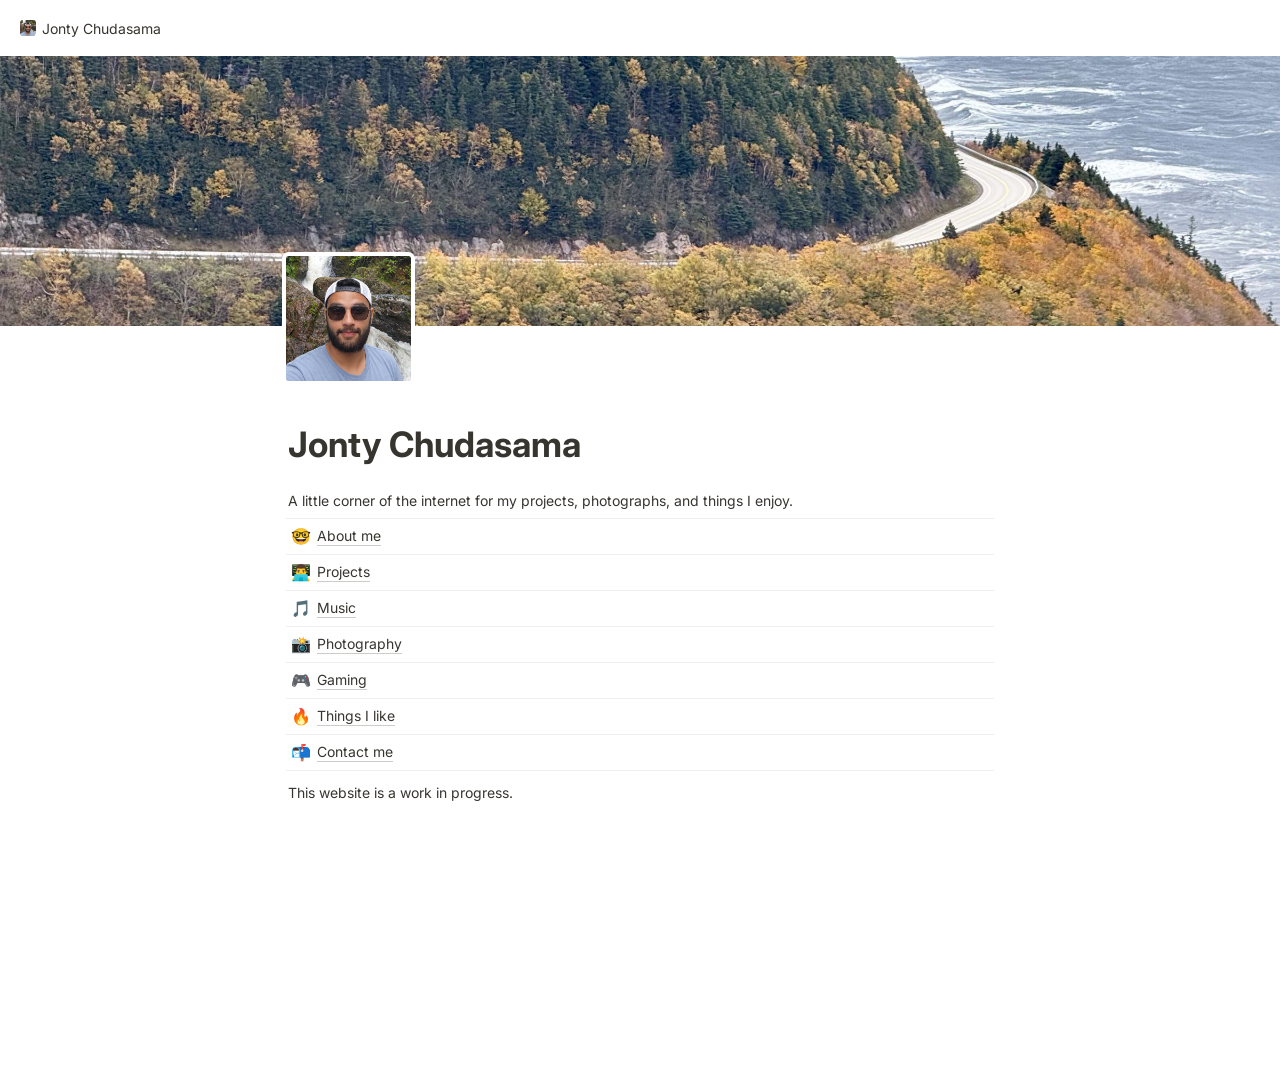
<file: index.html>
<!DOCTYPE html><html lang="en"><head><meta charset="UTF-8"><meta name="viewport" content="width=device-width,initial-scale=1"><link rel="icon" href="img/profile.jpg?v=8"><link rel="stylesheet" href="style.css?v=21"><title>Jonty Chudasama</title></head><body>
<nav class="nav"><div class="crumbs"><a class="crumb" href="index.html"><img src="img/profile.jpg?v=8" alt="">Jonty Chudasama</a></div></nav>
<div class="cover"><div class="cover-img" role="img" aria-label="Cover photo"></div></div>
<main class="wrap">
<div class="avatar in"><img src="img/profile.jpg?v=8" alt="Jonty Chudasama"></div>
<h1 class="in">Jonty Chudasama</h1>
<p class="in">A little corner of the internet for my projects, photographs, and things I enjoy.</p>
<div class="pages in"><hr>
<a class="pg" href="about.html"><span class="e">🤓</span><u>About me</u></a><hr>
<a class="pg" href="projects.html"><span class="e">👨‍💻</span><u>Projects</u></a><hr>
<a class="pg" href="music.html"><span class="e">🎵</span><u>Music</u></a><hr>
<a class="pg" href="photography.html"><span class="e">📸</span><u>Photography</u></a><hr>
<a class="pg" href="gaming.html"><span class="e">🎮</span><u>Gaming</u></a><hr>
<a class="pg" href="things-i-like.html"><span class="e">🔥</span><u>Things I like</u></a><hr>
<a class="pg" href="contact.html"><span class="e">📬</span><u>Contact me</u></a><hr>
</div>
<p class="in wip-note">This website is a work in progress.</p>
</main><script src="main.js?v=8"></script></body></html>
</file>
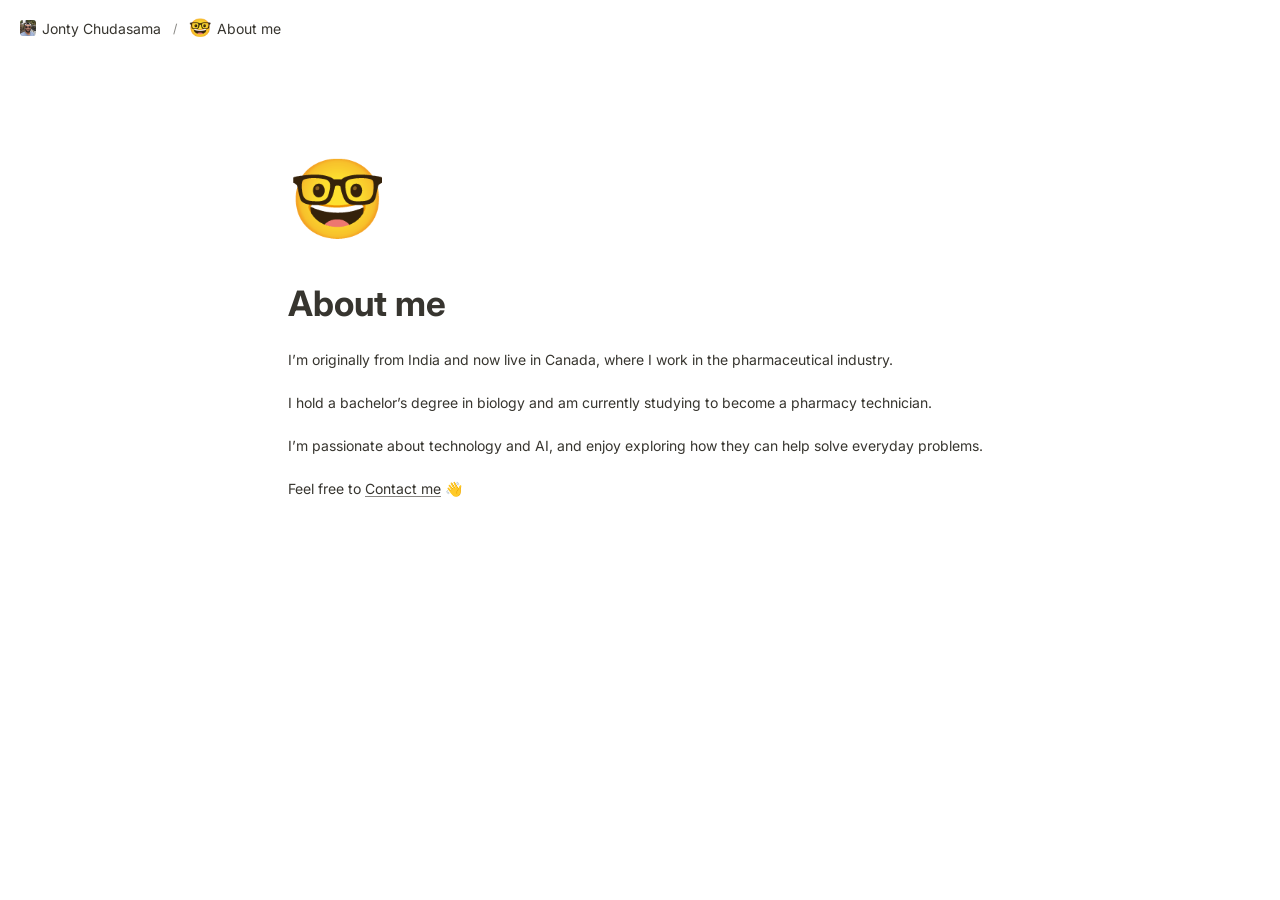
<file: about.html>
<!DOCTYPE html><html lang="en"><head><meta charset="UTF-8"><meta name="viewport" content="width=device-width,initial-scale=1"><link rel="icon" href="img/profile.jpg?v=8"><link rel="stylesheet" href="style.css?v=22"><title>About me</title></head><body>
<nav class="nav"><div class="crumbs"><a class="crumb" href="index.html"><img src="img/profile.jpg?v=8" alt="">Jonty Chudasama</a><span class="sep">/</span><a class="crumb" href="about.html"><span class="e">🤓</span>About me</a></div></nav>
<div class="spacer"></div>
<main class="wrap">
<div class="icon in">🤓</div>
<h1 class="in">About me</h1>
<div class="about-copy in">
<p>I’m originally from India and now live in Canada, where I work in the pharmaceutical industry.</p>
<p>I hold a bachelor’s degree in biology and am currently studying to become a pharmacy technician.</p>
<p>I’m passionate about technology and AI, and enjoy exploring how they can help solve everyday problems.</p>
<p>Feel free to <a class="inl" href="contact.html">Contact me</a> 👋</p>
</div>
</main><script src="main.js?v=8"></script></body></html>
</file>
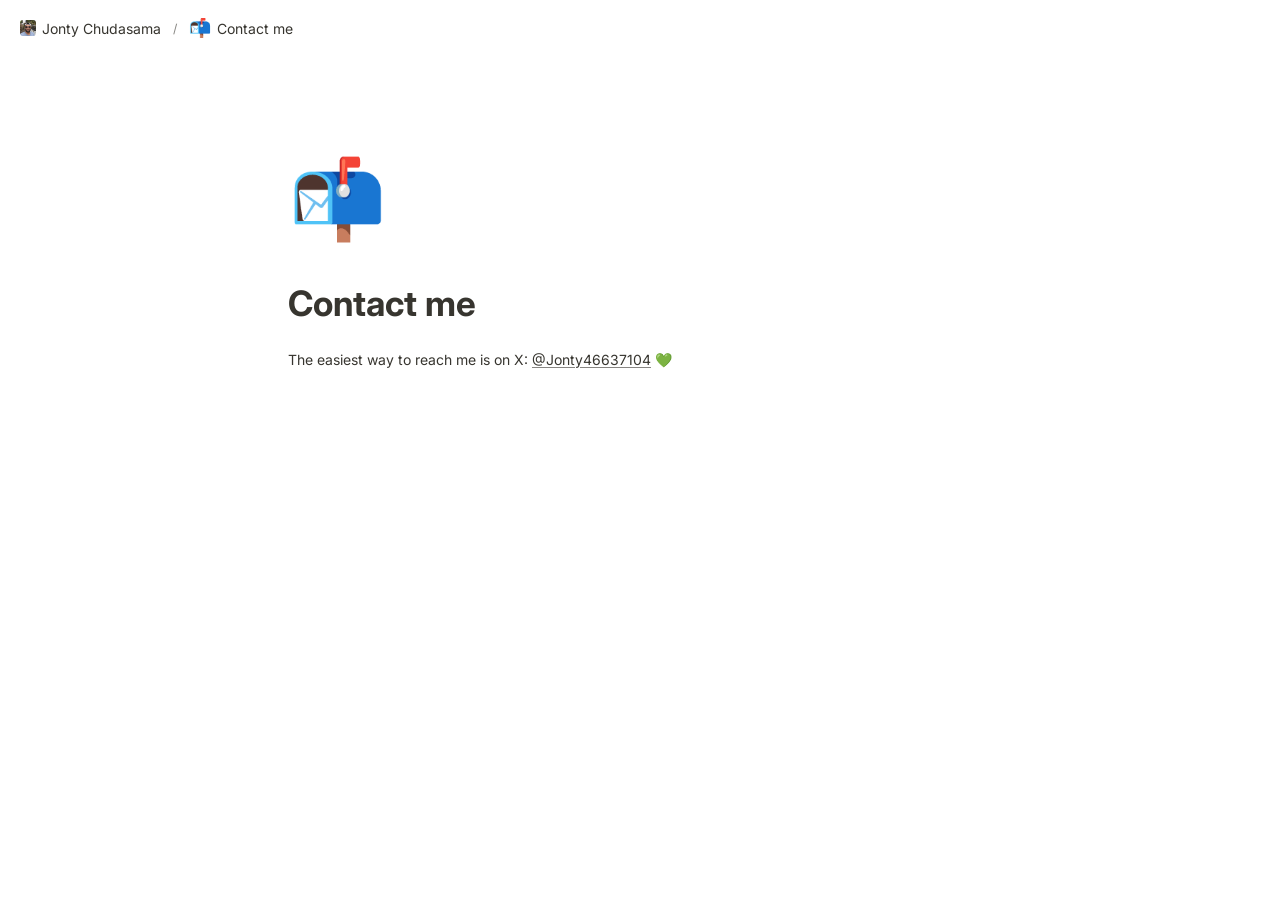
<file: contact.html>
<!DOCTYPE html><html lang="en"><head><meta charset="UTF-8"><meta name="viewport" content="width=device-width,initial-scale=1"><link rel="icon" href="img/profile.jpg?v=8"><link rel="stylesheet" href="style.css?v=8"><title>Contact me</title></head><body>
<nav class="nav"><div class="crumbs"><a class="crumb" href="index.html"><img src="img/profile.jpg?v=8" alt="">Jonty Chudasama</a><span class="sep">/</span><a class="crumb" href="contact.html"><span class="e">📬</span>Contact me</a></div></nav>
<div class="spacer"></div>
<main class="wrap">
<div class="icon in">📬</div>
<h1 class="in">Contact me</h1>
<p class="in">The easiest way to reach me is on X: <a class="inl" href="https://x.com/Jonty46637104" target="_blank" rel="noopener">@Jonty46637104</a> 💚</p>
</main><script src="main.js?v=8"></script></body></html>
</file>
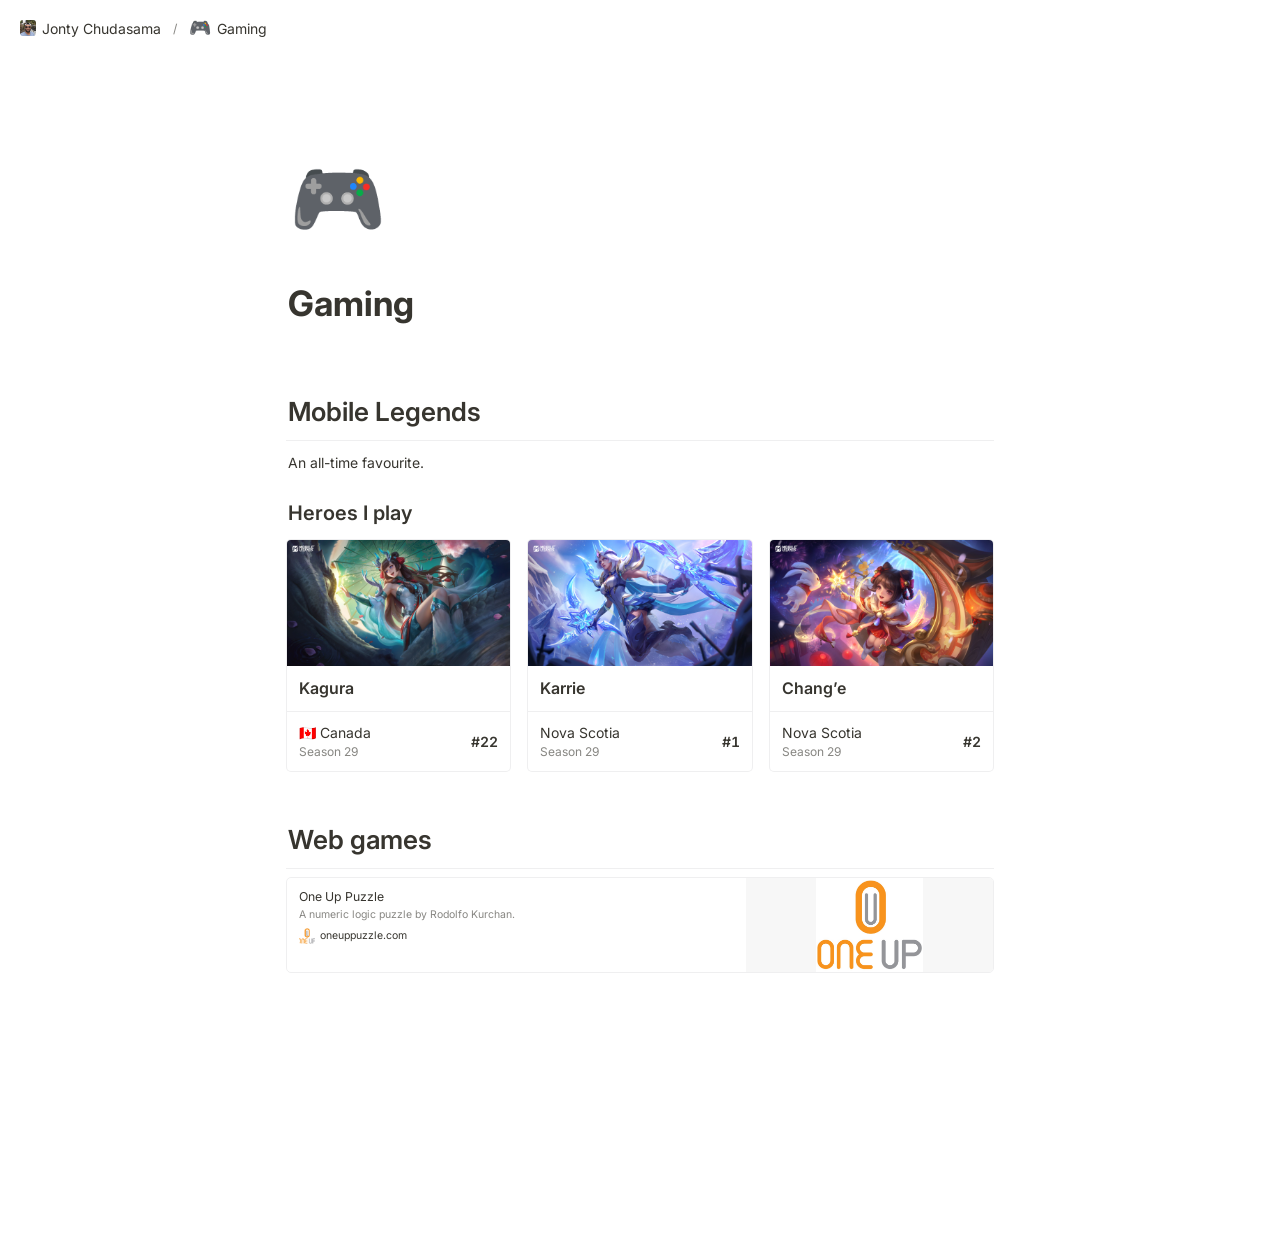
<file: gaming.html>
<!DOCTYPE html><html lang="en"><head><meta charset="UTF-8"><meta name="viewport" content="width=device-width,initial-scale=1"><link rel="icon" href="img/profile.jpg?v=8"><link rel="stylesheet" href="style.css?v=17"><title>Gaming</title></head><body>
<nav class="nav"><div class="crumbs"><a class="crumb" href="index.html"><img src="img/profile.jpg?v=8" alt="">Jonty Chudasama</a><span class="sep">/</span><a class="crumb" href="gaming.html"><span class="e">🎮</span>Gaming</a></div></nav>
<div class="spacer"></div>
<main class="wrap">
<div class="icon in">🎮</div>
<h1 class="in">Gaming</h1>
<section class="gaming-section in" aria-labelledby="mobile-legends-heading">
<h2 id="mobile-legends-heading">Mobile Legends</h2>
<hr>
<p>An all-time favourite.</p>
<h3 class="game-subheading">Heroes I play</h3>
<div class="hero-grid">
<figure class="hero-card">
<img class="hero-art" src="img/kagura.jpg" alt="Kagura with her umbrella in Mobile Legends" width="2560" height="1440">
<figcaption>
<div class="hero-details"><h4>Kagura</h4></div>
<div class="hero-ranking" aria-label="My Kagura Season 29 ranking: number 22 in Canada"><span>🇨🇦 Canada<small>Season 29</small></span><strong>#22</strong></div>
</figcaption>
</figure>
<figure class="hero-card">
<img class="hero-art" src="img/karrie.jpg" alt="Karrie in Mobile Legends" width="2560" height="1440">
<figcaption>
<div class="hero-details"><h4>Karrie</h4></div>
<div class="hero-ranking" aria-label="My Karrie Season 29 ranking: number 1 in Nova Scotia"><span>Nova Scotia<small>Season 29</small></span><strong>#1</strong></div>
</figcaption>
</figure>
<figure class="hero-card">
<img class="hero-art" src="img/change.jpg" alt="Chang’e in Mobile Legends" width="2560" height="1440">
<figcaption>
<div class="hero-details"><h4>Chang’e</h4></div>
<div class="hero-ranking" aria-label="My Chang’e Season 29 ranking: number 2 in Nova Scotia"><span>Nova Scotia<small>Season 29</small></span><strong>#2</strong></div>
</figcaption>
</figure>
</div>
</section>
<section class="gaming-section in" aria-labelledby="web-games-heading">
<h2 id="web-games-heading">Web games</h2>
<hr>
<a class="bookmark" href="https://www.oneuppuzzle.com/" target="_blank" rel="noopener">
<div class="bookmark-content">
<h3 class="bookmark-title">One Up Puzzle</h3>
<p class="bookmark-description">A numeric logic puzzle by Rodolfo Kurchan.</p>
<div class="bookmark-domain"><img src="img/one-up-puzzle.png" alt="" width="16" height="16">oneuppuzzle.com</div>
</div>
<div class="bookmark-cover"><img src="img/one-up-puzzle.png" alt="One Up Puzzle logo" width="821" height="731"></div>
</a>
</section>
</main><script src="main.js?v=8"></script></body></html>
</file>
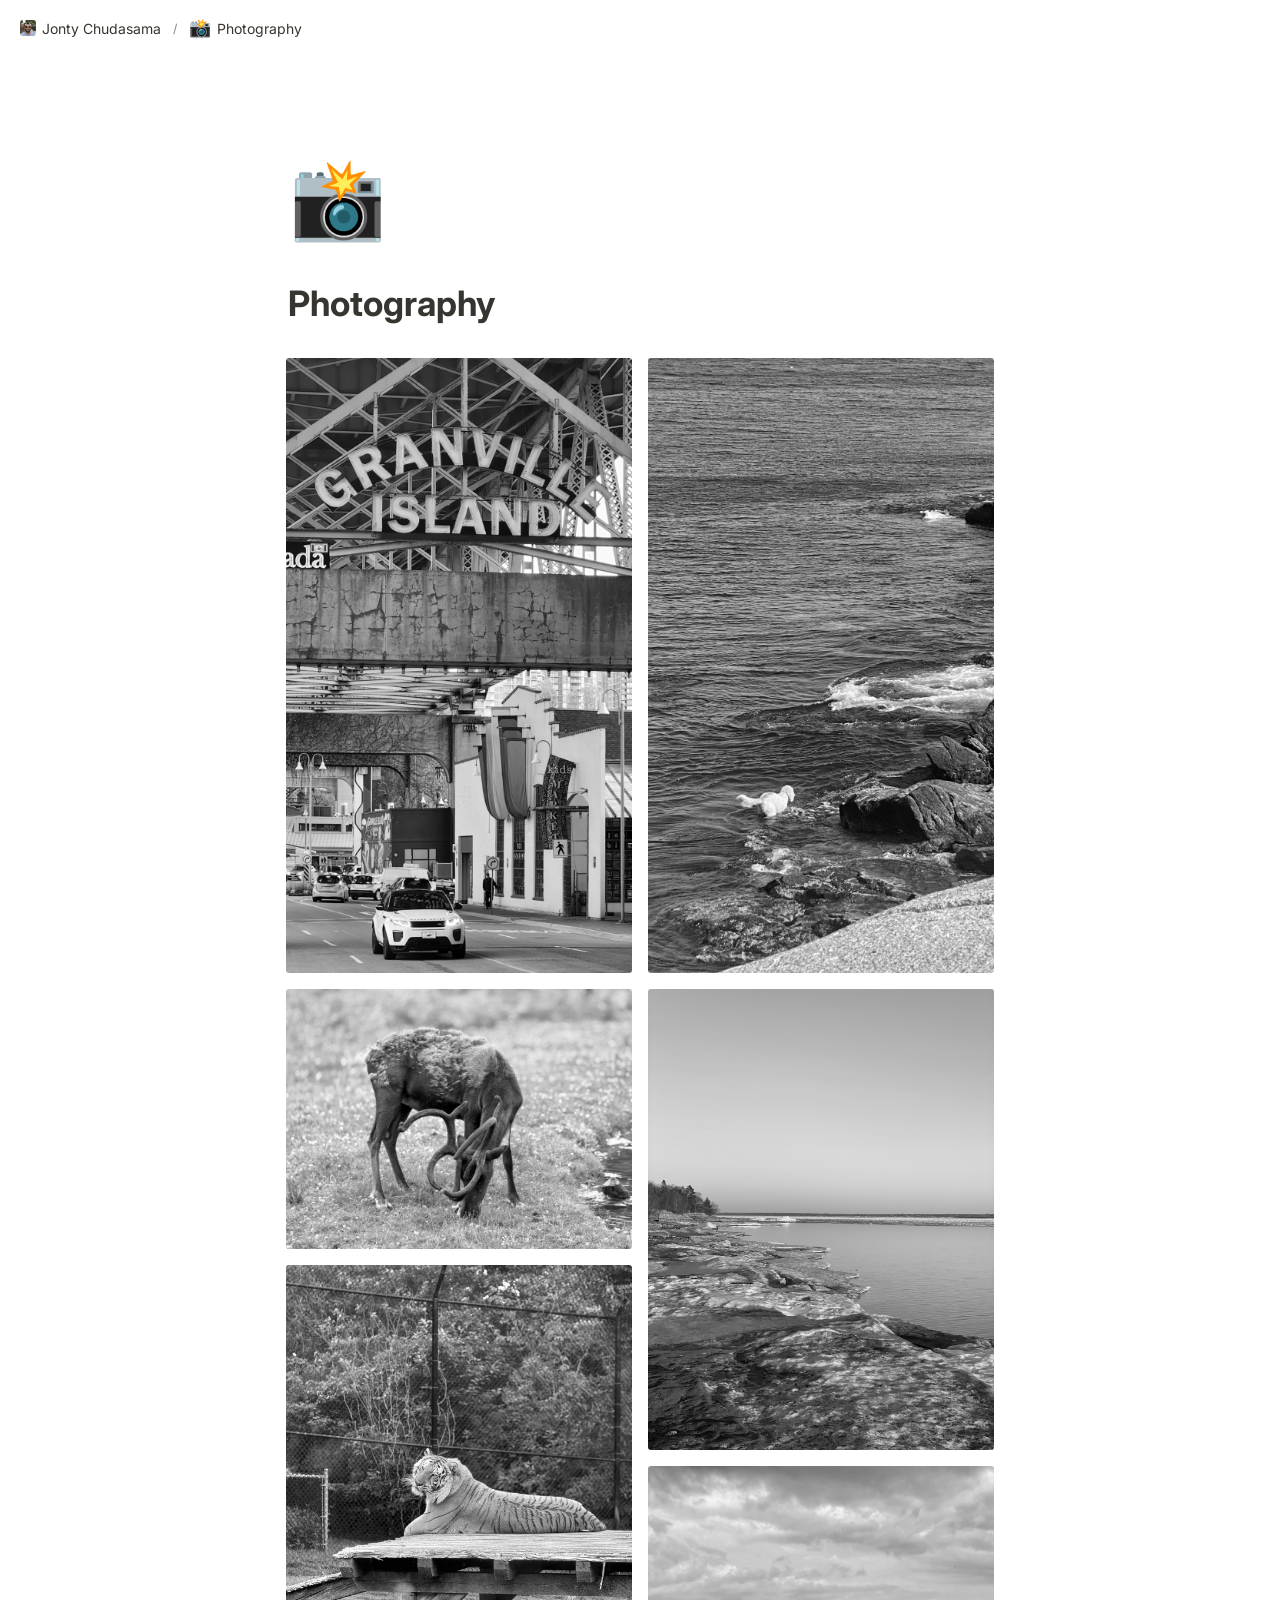
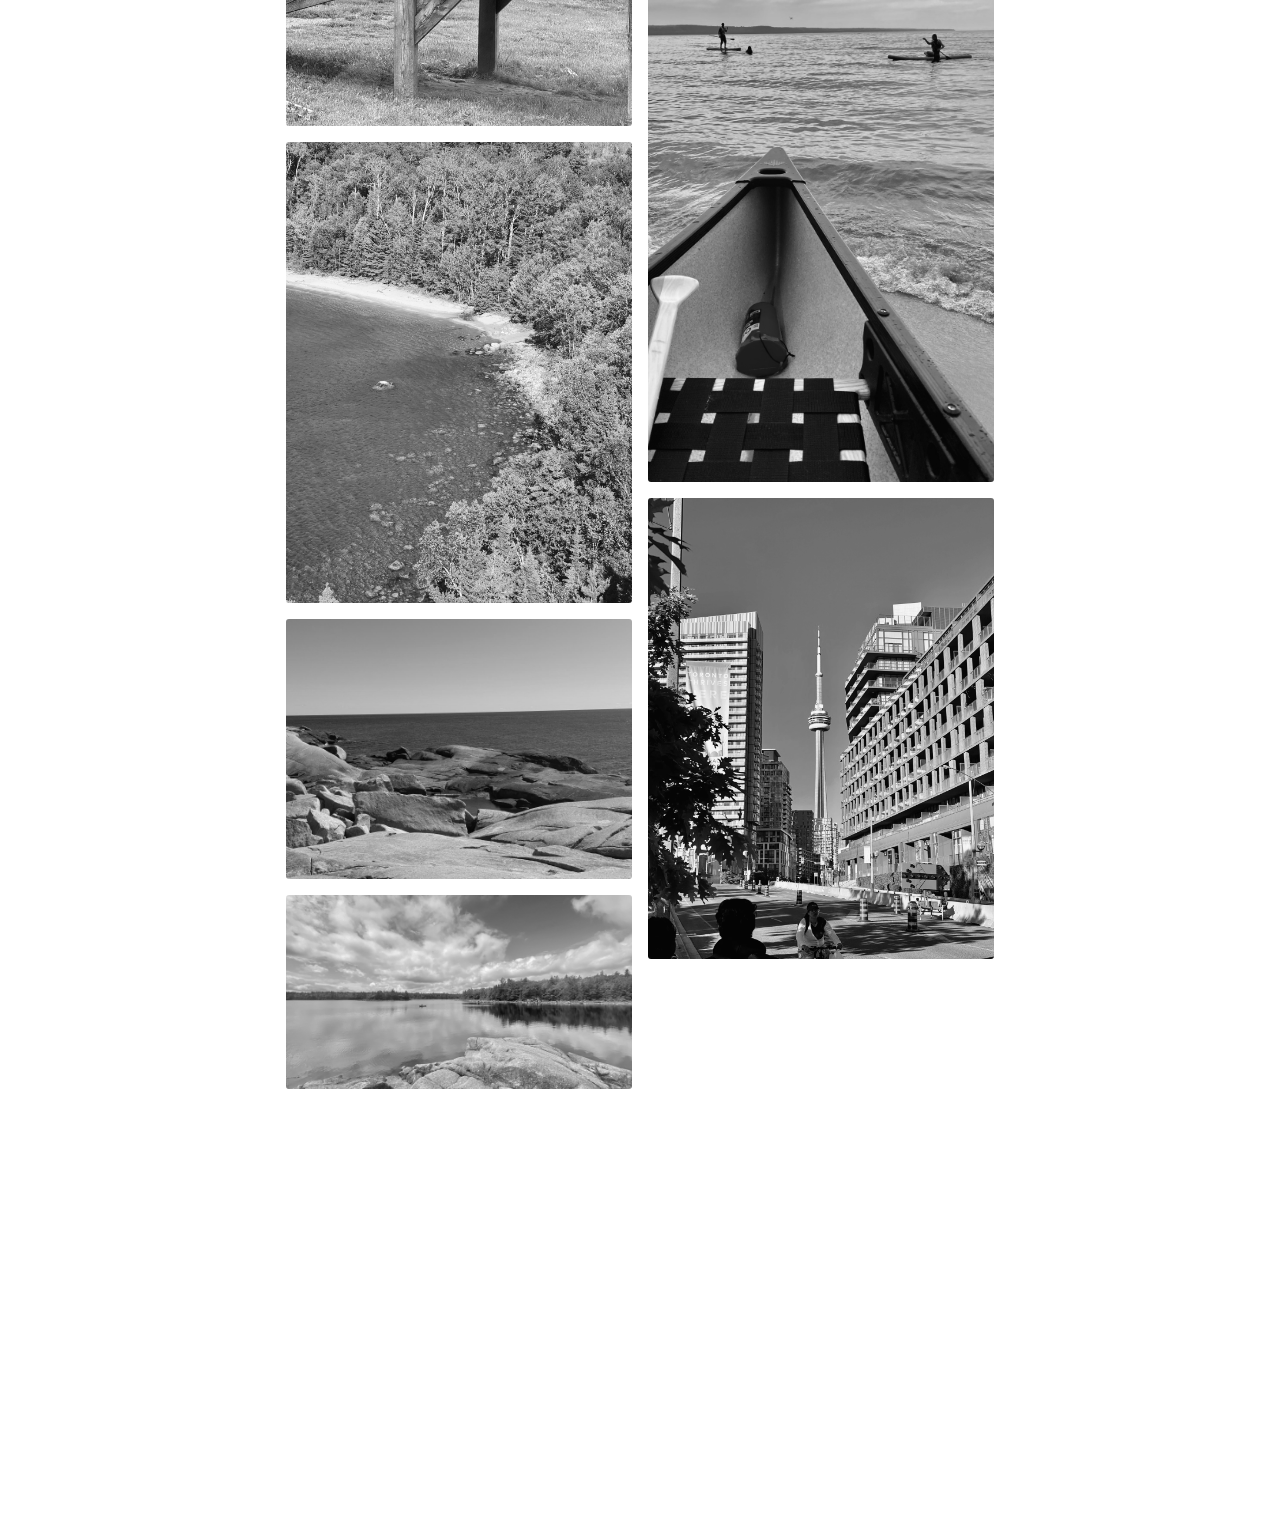
<file: photography.html>
<!DOCTYPE html><html lang="en"><head><meta charset="UTF-8"><meta name="viewport" content="width=device-width,initial-scale=1"><link rel="icon" href="img/profile.jpg?v=8"><link rel="stylesheet" href="style.css?v=20"><title>Photography</title></head><body>
<nav class="nav"><div class="crumbs"><a class="crumb" href="index.html"><img src="img/profile.jpg?v=8" alt="">Jonty Chudasama</a><span class="sep">/</span><a class="crumb" href="photography.html"><span class="e">📸</span>Photography</a></div></nav>
<div class="spacer"></div>
<main class="wrap photography-wrap">
<div class="icon in">📸</div>
<h1 class="in">Photography</h1>
<div class="photo-gallery in" aria-label="Photography gallery">
<figure class="photo" tabindex="0"><img src="img/photography/granville-island.jpg" alt="Granville Island neon sign above a street beneath steel bridge beams" width="900" height="1600" decoding="async" loading="eager" fetchpriority="high"></figure>
<figure class="photo" tabindex="0"><img src="img/photography/grazing-deer.jpg" alt="An antlered deer grazing on grass beside the water" width="1600" height="1200" decoding="async" loading="lazy"></figure>
<figure class="photo" tabindex="0"><img src="img/photography/resting-tiger.jpg" alt="A tiger resting on a wooden platform in a leafy enclosure" width="1200" height="1600" decoding="async" loading="lazy"></figure>
<figure class="photo" tabindex="0"><img src="img/photography/wooded-shoreline.jpg" alt="Clear blue water along a rocky, wooded shoreline" width="1200" height="1600" decoding="async" loading="lazy"></figure>
<figure class="photo" tabindex="0"><img src="img/photography/rocky-ocean-shore.jpg" alt="Rocky ocean shore beneath a clear blue sky" width="1600" height="1200" decoding="async" loading="lazy"></figure>
<figure class="photo" tabindex="0"><img src="img/photography/lake-reflections.jpg" alt="Clouds reflected in a calm lake beyond a rocky foreground" width="1600" height="900" decoding="async" loading="lazy"></figure>
<figure class="photo" tabindex="0"><img src="img/photography/dog-by-the-shore.jpg" alt="A light-colored dog in the water beside a rocky shore" width="900" height="1600" decoding="async" loading="lazy"></figure>
<figure class="photo" tabindex="0"><img src="img/photography/winter-shore.jpg" alt="Snow-covered shoreline rocks in warm light" width="1200" height="1600" decoding="async" loading="lazy"></figure>
<figure class="photo" tabindex="0"><img src="img/photography/canoe-on-the-beach.jpg" alt="A canoe at the edge of a beach with paddlers on the water" width="900" height="1600" decoding="async" loading="lazy"></figure>
<figure class="photo" tabindex="0"><img src="img/photography/toronto-street.jpg" alt="The CN Tower framed by buildings along a Toronto street" width="1200" height="1600" decoding="async" loading="lazy"></figure>
</div>
</main><script src="main.js?v=8"></script><script src="photography.js?v=1"></script></body></html>
</file>
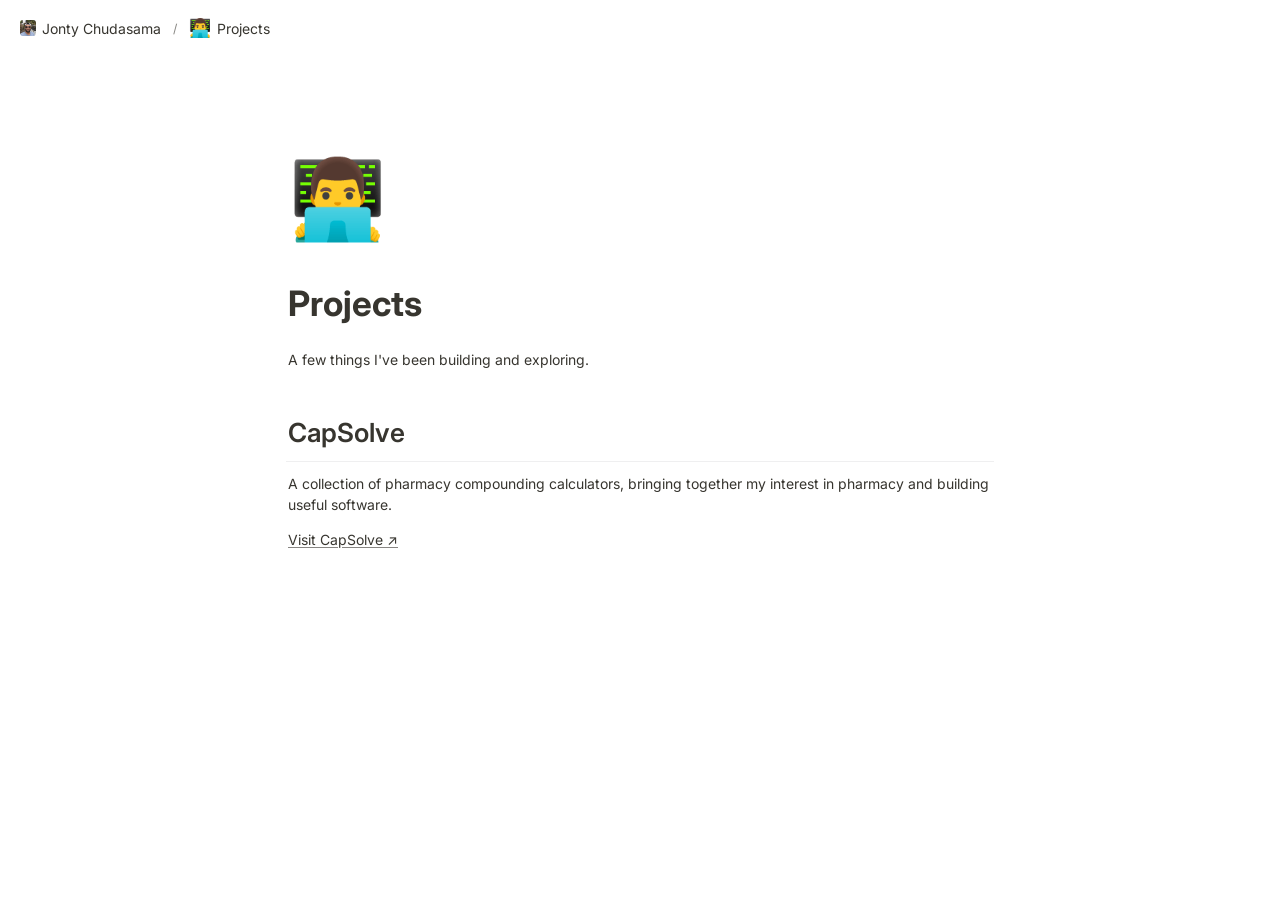
<file: projects.html>
<!DOCTYPE html><html lang="en"><head><meta charset="UTF-8"><meta name="viewport" content="width=device-width,initial-scale=1"><link rel="icon" href="img/profile.jpg?v=8"><link rel="stylesheet" href="style.css?v=19"><title>Projects</title></head><body>
<nav class="nav"><div class="crumbs"><a class="crumb" href="index.html"><img src="img/profile.jpg?v=8" alt="">Jonty Chudasama</a><span class="sep">/</span><a class="crumb" href="projects.html"><span class="e">👨‍💻</span>Projects</a></div></nav>
<div class="spacer"></div>
<main class="wrap">
<div class="icon in">👨‍💻</div>
<h1 class="in">Projects</h1>
<p class="in">A few things I've been building and exploring.</p>
<section class="project-entry in" aria-labelledby="capsolve-heading">
<h2 id="capsolve-heading">CapSolve</h2>
<hr>
<p>A collection of pharmacy compounding calculators, bringing together my interest in pharmacy and building useful software.</p>
<p class="project-link"><a class="inl" href="https://capsolve.ca/" target="_blank" rel="noopener">Visit CapSolve ↗</a></p>
</section>
</main><script src="main.js?v=8"></script></body></html>
</file>
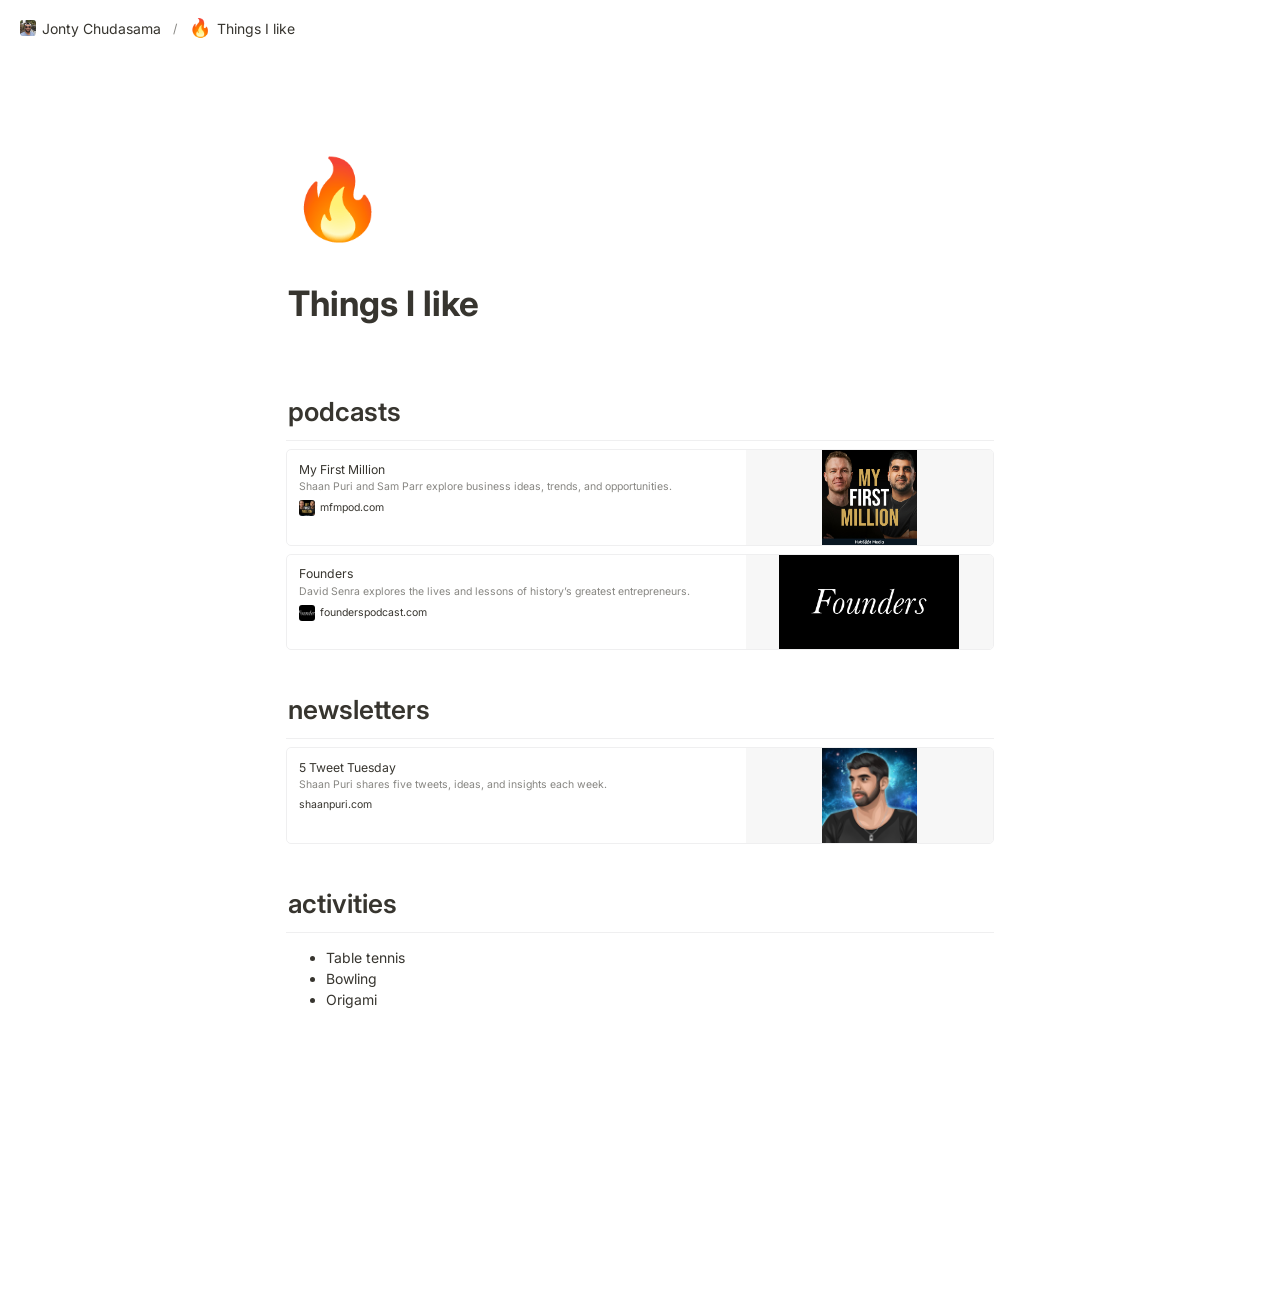
<file: things-i-like.html>
<!DOCTYPE html><html lang="en"><head><meta charset="UTF-8"><meta name="viewport" content="width=device-width,initial-scale=1"><link rel="icon" href="img/profile.jpg?v=8"><link rel="stylesheet" href="style.css?v=18"><title>Things I like</title></head><body>
<nav class="nav"><div class="crumbs"><a class="crumb" href="index.html"><img src="img/profile.jpg?v=8" alt="">Jonty Chudasama</a><span class="sep">/</span><a class="crumb" href="things-i-like.html"><span class="e">🔥</span>Things I like</a></div></nav>
<div class="spacer"></div>
<main class="wrap">
<div class="icon in">🔥</div>
<h1 class="in">Things I like</h1>
<section class="likes-section in" aria-labelledby="podcasts-heading">
<h2 id="podcasts-heading">podcasts</h2>
<hr>
<a class="bookmark" href="https://www.mfmpod.com/" target="_blank" rel="noopener">
<div class="bookmark-content">
<h3 class="bookmark-title">My First Million</h3>
<p class="bookmark-description">Shaan Puri and Sam Parr explore business ideas, trends, and opportunities.</p>
<div class="bookmark-domain"><img src="img/my-first-million.jpg" alt="" width="16" height="16">mfmpod.com</div>
</div>
<div class="bookmark-cover"><img src="img/my-first-million.jpg" alt="My First Million podcast artwork" width="3000" height="3000"></div>
</a>
<a class="bookmark" href="https://www.founderspodcast.com/" target="_blank" rel="noopener">
<div class="bookmark-content">
<h3 class="bookmark-title">Founders</h3>
<p class="bookmark-description">David Senra explores the lives and lessons of history’s greatest entrepreneurs.</p>
<div class="bookmark-domain"><img src="img/founders.jpg" alt="" width="16" height="16">founderspodcast.com</div>
</div>
<div class="bookmark-cover"><img src="img/founders.jpg" alt="Founders podcast artwork" width="1200" height="630"></div>
</a>
</section>
<section class="likes-section in" aria-labelledby="newsletters-heading">
<h2 id="newsletters-heading">newsletters</h2>
<hr>
<a class="bookmark" href="https://www.shaanpuri.com/" target="_blank" rel="noopener">
<div class="bookmark-content">
<h3 class="bookmark-title">5 Tweet Tuesday</h3>
<p class="bookmark-description">Shaan Puri shares five tweets, ideas, and insights each week.</p>
<div class="bookmark-domain">shaanpuri.com</div>
</div>
<div class="bookmark-cover"><img src="img/shaan-puri.jpg" alt="Illustrated portrait of Shaan Puri" width="400" height="400"></div>
</a>
</section>
<section class="likes-section in" aria-labelledby="activities-heading">
<h2 id="activities-heading">activities</h2>
<hr>
<ul>
<li>Table tennis</li>
<li>Bowling</li>
<li>Origami</li>
</ul>
</section>
</main><script src="main.js?v=8"></script></body></html>
</file>
<file: style.css>
@import url("https://fonts.googleapis.com/css2?family=Inter:wght@400;600;700&display=swap");
:root{--ink:#37352f;--muted:rgba(55,53,47,.6);--line:rgba(235,236,237,.8);--hover:#efefef;--ph:#b5651d;--bg:#fff}
*{box-sizing:border-box}html{-webkit-text-size-adjust:100%}
body{margin:0;background:var(--bg);color:var(--ink);font-family:Inter,-apple-system,BlinkMacSystemFont,"Segoe UI",Helvetica,sans-serif;font-size:14px;line-height:21px;-webkit-font-smoothing:antialiased}
/* navbar + breadcrumb */
.nav{position:sticky;top:0;z-index:10;height:56px;background:#fff;padding:0 14px;display:flex;align-items:center}
.crumbs{display:flex;align-items:center;gap:4px;min-width:0}
.crumb{display:flex;align-items:center;gap:6px;padding:2px 6px;border-radius:4px;color:var(--ink);text-decoration:none;white-space:nowrap;transition:background .12s}
.crumb:hover{background:var(--hover)}
.crumb img{width:16px;height:16px;border-radius:3px;object-fit:cover;display:block}
.crumb .e{font-size:18px;line-height:1}
.sep{color:var(--muted);font-size:12.25px;margin:0 2px}
/* home cover */
.cover{height:270px;overflow:hidden;position:relative;background:#ece9e3}
.cover-img{position:absolute;inset:-40px 0;background:url(img/cover.jpg) center/cover no-repeat;will-change:transform}
/* subpage spacer (no cover) */
.spacer{height:100px}
.wrap{max-width:900px;margin:0 auto;padding:0 96px 270px}
.head{position:relative}
.avatar{width:125px;height:125px;margin-top:-70px;position:relative;border-radius:3px;overflow:hidden;background:#d9d6cf;box-shadow:0 0 0 4px var(--bg)}
.avatar img{width:100%;height:100%;object-fit:cover;display:block}
.icon{font-size:78px;line-height:84px;height:84px;margin-left:3px}
h1{font-size:35px;line-height:1.2;font-weight:700;margin:40px 0 20px;padding:2px}
.cover+.wrap h1{margin-top:40px}
p{margin:0;padding:3px 2px}
.ph{color:var(--ph);font-style:italic}
hr{border:0;border-top:1px solid var(--line);margin:8px 0}
.pages{display:flex;flex-direction:column}
.pg{display:flex;align-items:center;gap:6px;padding:3px 4px 3px 5px;border-radius:4px;color:var(--ink);text-decoration:none;transition:background .12s}
.pg:hover{background:var(--hover)}
.pg .e{font-size:16px;width:20px;text-align:center;display:inline-block;transition:transform .25s cubic-bezier(.3,1.6,.5,1)}
.pg:hover .e{transform:translateX(2px) scale(1.12)}
.pg u{text-decoration:none;border-bottom:1px solid rgba(55,53,47,.25);line-height:1.3}
.pages hr{margin:4px 0}
a.inl{color:var(--ink);text-decoration:underline;text-decoration-color:rgba(55,53,47,.6);text-underline-offset:2px}
h3{font-size:24px;font-weight:600;margin:32px 0 4px;padding:3px 2px}
.grid{display:grid;grid-template-columns:repeat(3,1fr);gap:8px;margin-top:8px}.grid div{aspect-ratio:1;background:#f1f0ee;border-radius:3px;display:grid;place-items:center;text-align:center}
/* motion */
.in{opacity:0;transform:translateY(6px);animation:in .5s cubic-bezier(.2,.7,.2,1) forwards}
@keyframes in{to{opacity:1;transform:none}}
main{transition:opacity .2s}body.leaving main{opacity:0}
@media(max-width:720px){.wrap{padding:0 24px 180px}.cover{height:200px}.spacer{height:50px}}
@media(prefers-reduced-motion:reduce){*{animation:none!important;transition:none!important}.in{opacity:1;transform:none}}
.muted{color:var(--muted)}
.wip-note{margin-top:4px}
.about-copy p+p{margin-top:16px}
/* Projects use the same quiet headings and dividers as the other pages. */
.project-entry{margin-top:40px}
.project-entry h2{font-size:26.25px;line-height:1.3;font-weight:600;margin:0;padding:3px 2px}
.project-link{margin-top:8px}
/* Photography preserves original proportions; color follows hover or touch scrolling. */
.photography-wrap{padding-bottom:max(270px,50vh)}
.photo-gallery{columns:2;column-gap:16px;margin-top:32px}
.photo{margin:0 0 16px;break-inside:avoid;overflow:hidden;border-radius:3px}
.photo img,.photo-placeholder{display:block;width:100%;height:auto;filter:grayscale(1);transition:filter 280ms cubic-bezier(.25,1,.5,1)}
.photo-placeholder{aspect-ratio:var(--photo-ratio,3/2);display:grid;place-items:center;background:#f1f0ee;color:var(--muted)}
.photo.is-color img,.photo.is-color .photo-placeholder,.photo:focus-visible img{filter:grayscale(0)}
.photo:focus-visible{outline:2px solid var(--ink);outline-offset:3px}
@media(hover:hover) and (pointer:fine){.photo:hover img,.photo:hover .photo-placeholder{filter:grayscale(0)}}
@media(max-width:720px){.photo-gallery{columns:1}}
/* Bookmarks follow the Things I Like reference page. */
.likes-section{margin-top:66px}
.likes-section+.likes-section{margin-top:40px}
.likes-section h2{font-size:26.25px;line-height:1.3;font-weight:600;margin:0;padding:3px 2px}
.bookmark{display:flex;min-height:94.5px;margin:8px 0;border:1px solid var(--line);border-radius:5px;overflow:hidden;color:var(--ink);text-decoration:none}
.bookmark:hover{background:#f7f7f5}
.bookmark:focus-visible{outline:2px solid var(--ink);outline-offset:3px}
.bookmark-content{flex:1;min-width:0;padding:10.5px 12.25px 8.75px}
.bookmark .bookmark-title{font-size:12.25px;line-height:17.5px;font-weight:400;margin:0 0 2px;padding:0}
.bookmark-description{font-size:10.5px;line-height:14px;color:var(--muted);padding:0;display:-webkit-box;-webkit-line-clamp:2;-webkit-box-orient:vertical;overflow:hidden}
.bookmark-domain{display:flex;align-items:center;gap:5px;font-size:10.5px;line-height:14px;margin-top:6px;overflow-wrap:anywhere}
.bookmark-domain img{width:16px;height:16px;object-fit:cover;border-radius:3px;flex:none}
.bookmark-cover{flex:0 0 35%;min-width:0;background:#f7f7f7;display:flex;align-items:center;justify-content:center}
.bookmark-cover img{display:block;width:100%;height:94.5px;object-fit:contain}
/* Gaming keeps the same page hierarchy, with a growing collection of heroes. */
.gaming-section{margin-top:66px}
.gaming-section+.gaming-section{margin-top:48px}
.gaming-section h2{font-size:26.25px;line-height:1.3;font-weight:600;margin:0;padding:3px 2px}
.game-subheading{font-size:20px;margin:24px 0 12px;padding:3px 2px}
.hero-grid{display:grid;grid-template-columns:repeat(auto-fill,minmax(min(100%,190px),1fr));gap:16px}
.hero-card{margin:0;min-width:0;border:1px solid var(--line);border-radius:5px;overflow:hidden;background:var(--bg)}
.hero-art{display:block;width:100%;height:auto;aspect-ratio:16/9;object-fit:contain}
.hero-details{display:flex;align-items:baseline;justify-content:space-between;gap:12px;padding:12px}
.hero-details h4{font-size:16px;line-height:21px;font-weight:600;margin:0}
.hero-ranking{display:flex;align-items:center;justify-content:space-between;gap:12px;border-top:1px solid var(--line);padding:10px 12px}
.hero-ranking strong{font-weight:600;font-variant-numeric:tabular-nums}
.hero-ranking small{display:block;font-size:12px;line-height:18px;color:var(--muted)}
.tracks{list-style:none;margin:0;padding:0}.tracks li{display:flex;align-items:center;gap:10px;padding:4px 2px;border-radius:4px}
.tracks li:hover{background:#f7f7f5}
.tracks img,.tracks .art{width:36px;height:36px;border-radius:3px;object-fit:cover;flex:none;background:#f1f0ee}
.tracks.round img,.tracks.round .art{border-radius:50%}
.tracks .sub{color:var(--muted);font-size:12px;line-height:16px}
.upd{margin-top:24px;font-size:12px}
#spotify h3:first-child{margin-top:8px}
/* Music: quiet controls and simple ranked lists. */
.time-switch{display:flex;gap:4px;flex-wrap:wrap;border-bottom:1px solid var(--line);padding-bottom:8px}
.time-switch button,.stats-retry{font:inherit;color:var(--muted);background:transparent;border:0;border-radius:4px;padding:8px 10px;min-height:40px;cursor:pointer}
.time-switch button:hover,.stats-retry:hover{background:var(--hover);color:var(--ink)}
.time-switch button[aria-pressed="true"]{background:#efefed;color:var(--ink);font-weight:600}
.time-switch button:focus-visible,.stats-retry:focus-visible{outline:2px solid var(--ink);outline-offset:2px}
.top-player{margin-top:24px}.top-player iframe{display:block;border:0;border-radius:8px;margin-top:10px;max-width:100%}
.player-link{display:inline-block;font-size:12px;margin-top:6px}
#spotify .stats-section h3{font-size:20px;margin:30px 0 10px}
.tracks li{min-height:48px}.track-rank{width:18px;flex:none;text-align:center;font-size:12px;color:var(--muted);font-variant-numeric:tabular-nums}
.track-info{min-width:0;overflow-wrap:anywhere}
.stats-empty{margin-top:24px}
.sr-only{position:absolute;width:1px;height:1px;padding:0;margin:-1px;overflow:hidden;clip-path:inset(50%);white-space:nowrap;border:0}
@media(max-width:720px){.time-switch{gap:2px}.time-switch button{padding:8px;min-height:44px}}
</file>
